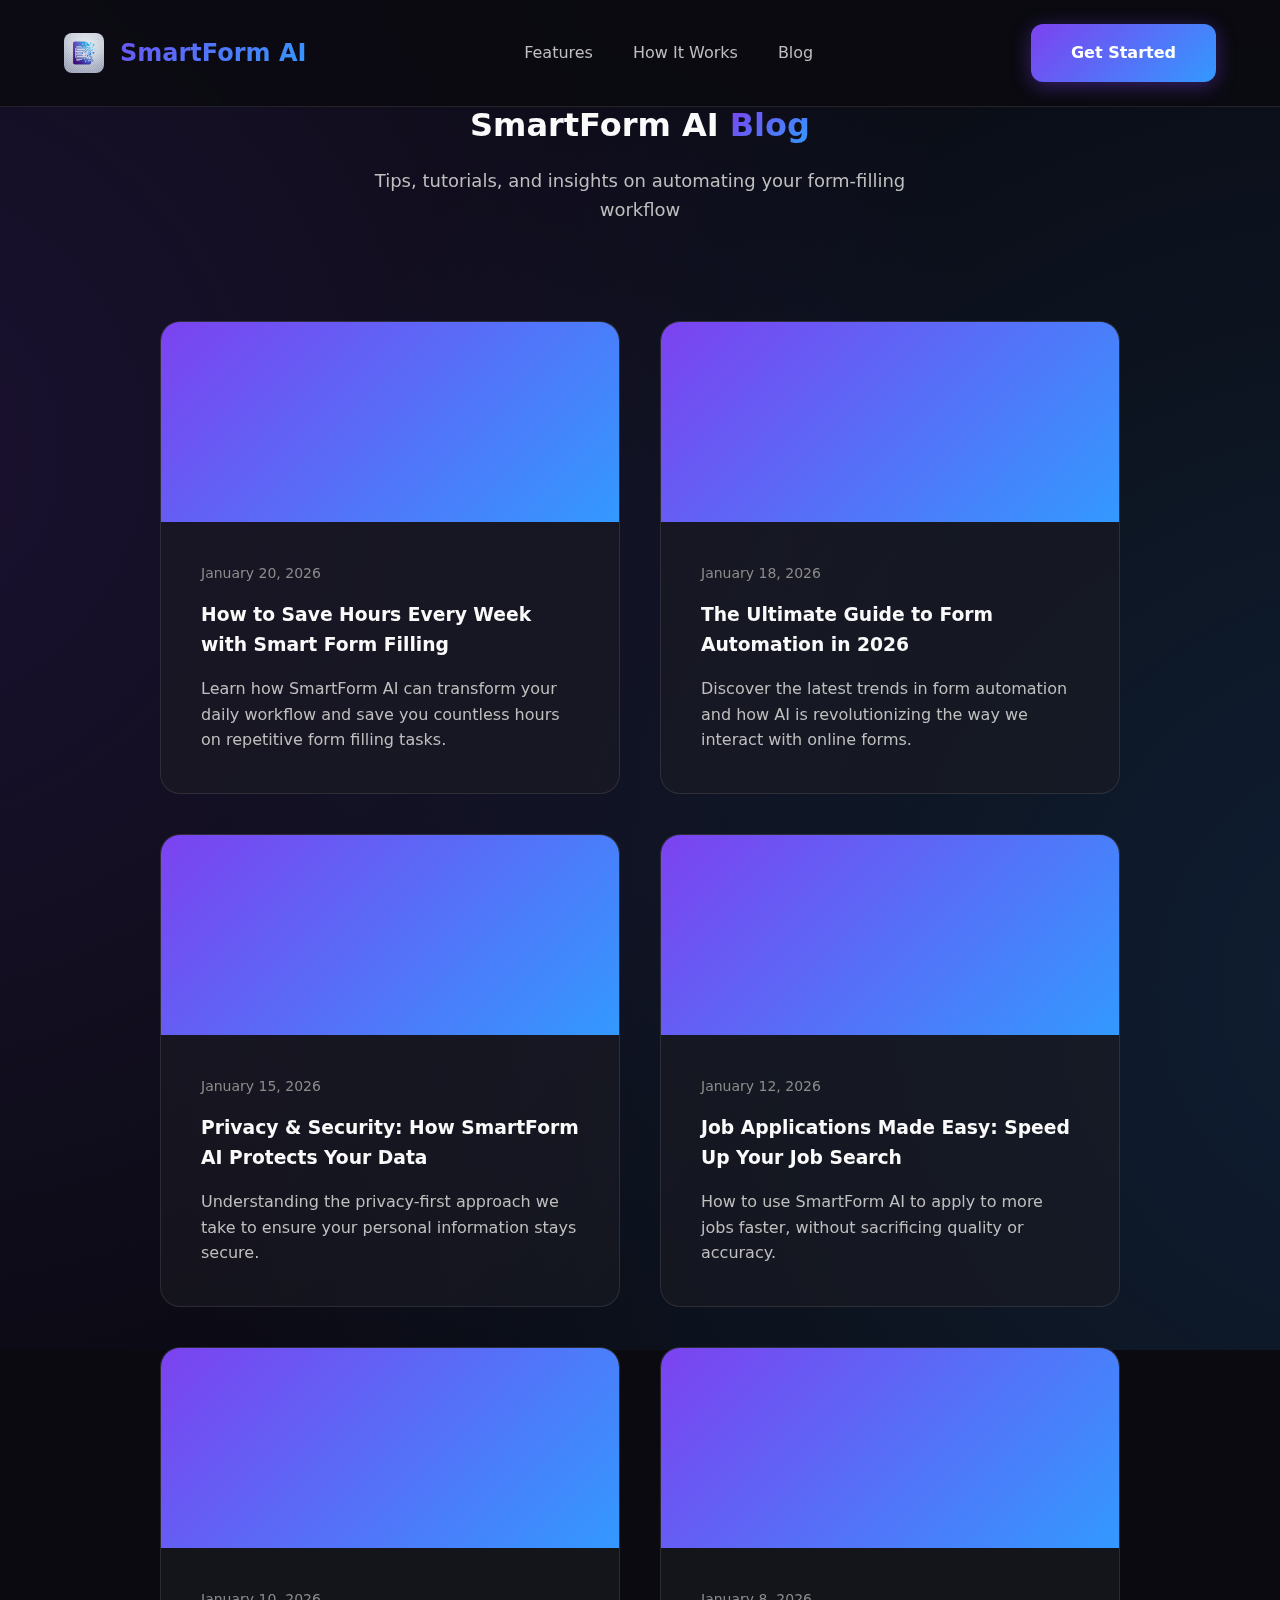
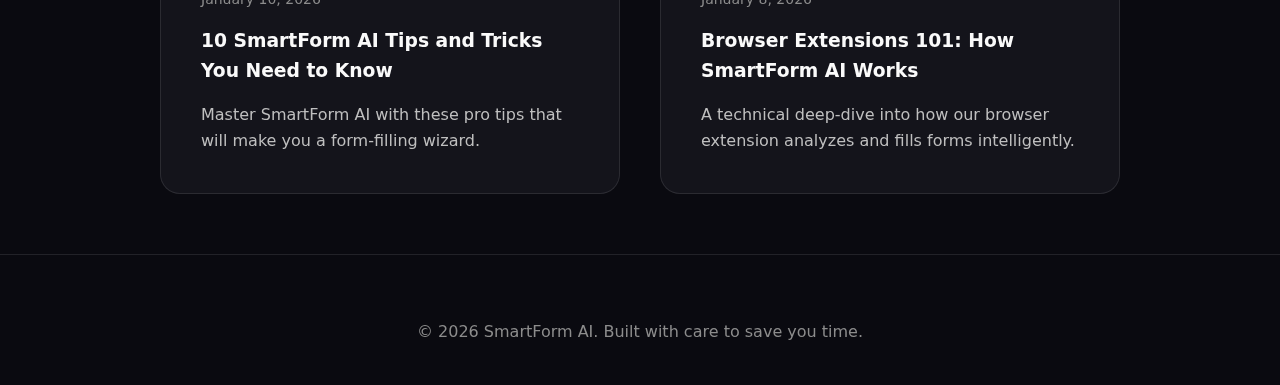
<file: blog/index.html>
<!DOCTYPE html>
<html lang="en">

<head>
    <meta charset="UTF-8">
    <meta name="viewport" content="width=device-width, initial-scale=1.0">
    <meta name="description" content="SmartForm AI Blog - Tips, tutorials, and insights on form filling automation">
    <title>Blog - SmartForm AI</title>
    <link rel="stylesheet" href="../css/style.css">
    <style>
        .blog-container {
            max-width: 1000px;
            margin: 0 auto;
            padding: 100px 20px 60px;
        }

        .blog-header {
            text-align: center;
            margin-bottom: var(--spacing-2xl);
        }

        .blog-posts {
            display: grid;
            grid-template-columns: repeat(auto-fill, minmax(320px, 1fr));
            gap: var(--spacing-lg);
        }

        .blog-card {
            background: var(--card-bg);
            border: 1px solid var(--glass-border);
            border-radius: var(--radius-lg);
            overflow: hidden;
            transition: transform var(--transition-normal);
            text-decoration: none;
            color: inherit;
            display: block;
        }

        .blog-card:hover {
            transform: translateY(-4px);
            border-color: var(--primary-purple);
        }

        .blog-image {
            width: 100%;
            height: 200px;
            object-fit: cover;
            background: linear-gradient(135deg, var(--primary-purple), var(--primary-blue));
        }

        .blog-content {
            padding: var(--spacing-lg);
        }

        .blog-date {
            color: var(--text-muted);
            font-size: 0.875rem;
            margin-bottom: var(--spacing-sm);
        }

        .blog-card h3 {
            color: var(--text-primary);
            margin-bottom: var(--spacing-sm);
            font-family: var(--font-display);
        }

        .blog-excerpt {
            color: var(--text-secondary);
            line-height: 1.6;
        }
    </style>
</head>

<body>
    <nav class="navbar">
        <div class="container">
            <div class="nav-content">
                <a href="../" class="logo">
                    <img src="../images/icon.png" alt="SmartForm AI" class="logo-icon">
                    <span>SmartForm AI</span>
                </a>
                <ul class="nav-links">
                    <li><a href="../#features">Features</a></li>
                    <li><a href="../#how-it-works">How It Works</a></li>
                    <li><a href="./">Blog</a></li>
                </ul>
                <a href="../#get-started" class="btn btn-primary">Get Started</a>
            </div>
        </div>
    </nav>

    <div class="blog-container">
        <div class="blog-header">
            <h1>SmartForm AI <span class="gradient-text">Blog</span></h1>
            <p style="color: var(--text-secondary); font-size: 1.125rem; max-width: 600px; margin: 1rem auto 0;">
                Tips, tutorials, and insights on automating your form-filling workflow
            </p>
        </div>

        <div class="blog-posts">
            <a href="./how-to-save-hours-with-smart-forms.html" class="blog-card">
                <div class="blog-image"></div>
                <div class="blog-content">
                    <div class="blog-date">January 20, 2026</div>
                    <h3>How to Save Hours Every Week with Smart Form Filling</h3>
                    <p class="blog-excerpt">
                        Learn how SmartForm AI can transform your daily workflow and save you countless hours on
                        repetitive form filling tasks.
                    </p>
                </div>
            </a>

            <a href="./ultimate-guide-to-form-automation.html" class="blog-card">
                <div class="blog-image"></div>
                <div class="blog-content">
                    <div class="blog-date">January 18, 2026</div>
                    <h3>The Ultimate Guide to Form Automation in 2026</h3>
                    <p class="blog-excerpt">
                        Discover the latest trends in form automation and how AI is revolutionizing the way we interact
                        with online forms.
                    </p>
                </div>
            </a>

            <a href="./privacy-and-security.html" class="blog-card">
                <div class="blog-image"></div>
                <div class="blog-content">
                    <div class="blog-date">January 15, 2026</div>
                    <h3>Privacy & Security: How SmartForm AI Protects Your Data</h3>
                    <p class="blog-excerpt">
                        Understanding the privacy-first approach we take to ensure your personal information stays
                        secure.
                    </p>
                </div>
            </a>

            <a href="./job-applications-made-easy.html" class="blog-card">
                <div class="blog-image"></div>
                <div class="blog-content">
                    <div class="blog-date">January 12, 2026</div>
                    <h3>Job Applications Made Easy: Speed Up Your Job Search</h3>
                    <p class="blog-excerpt">
                        How to use SmartForm AI to apply to more jobs faster, without sacrificing quality or accuracy.
                    </p>
                </div>
            </a>

            <a href="./tips-and-tricks.html" class="blog-card">
                <div class="blog-image"></div>
                <div class="blog-content">
                    <div class="blog-date">January 10, 2026</div>
                    <h3>10 SmartForm AI Tips and Tricks You Need to Know</h3>
                    <p class="blog-excerpt">
                        Master SmartForm AI with these pro tips that will make you a form-filling wizard.
                    </p>
                </div>
            </a>

            <a href="./browser-extension-basics.html" class="blog-card">
                <div class="blog-image"></div>
                <div class="blog-content">
                    <div class="blog-date">January 8, 2026</div>
                    <h3>Browser Extensions 101: How SmartForm AI Works</h3>
                    <p class="blog-excerpt">
                        A technical deep-dive into how our browser extension analyzes and fills forms intelligently.
                    </p>
                </div>
            </a>
        </div>
    </div>

    <footer>
        <div class="container">
            <p>&copy; 2026 SmartForm AI. Built with care to save you time.</p>
        </div>
    </footer>

    <script src="../js/script.js"></script>
</body>

</html>
</file>
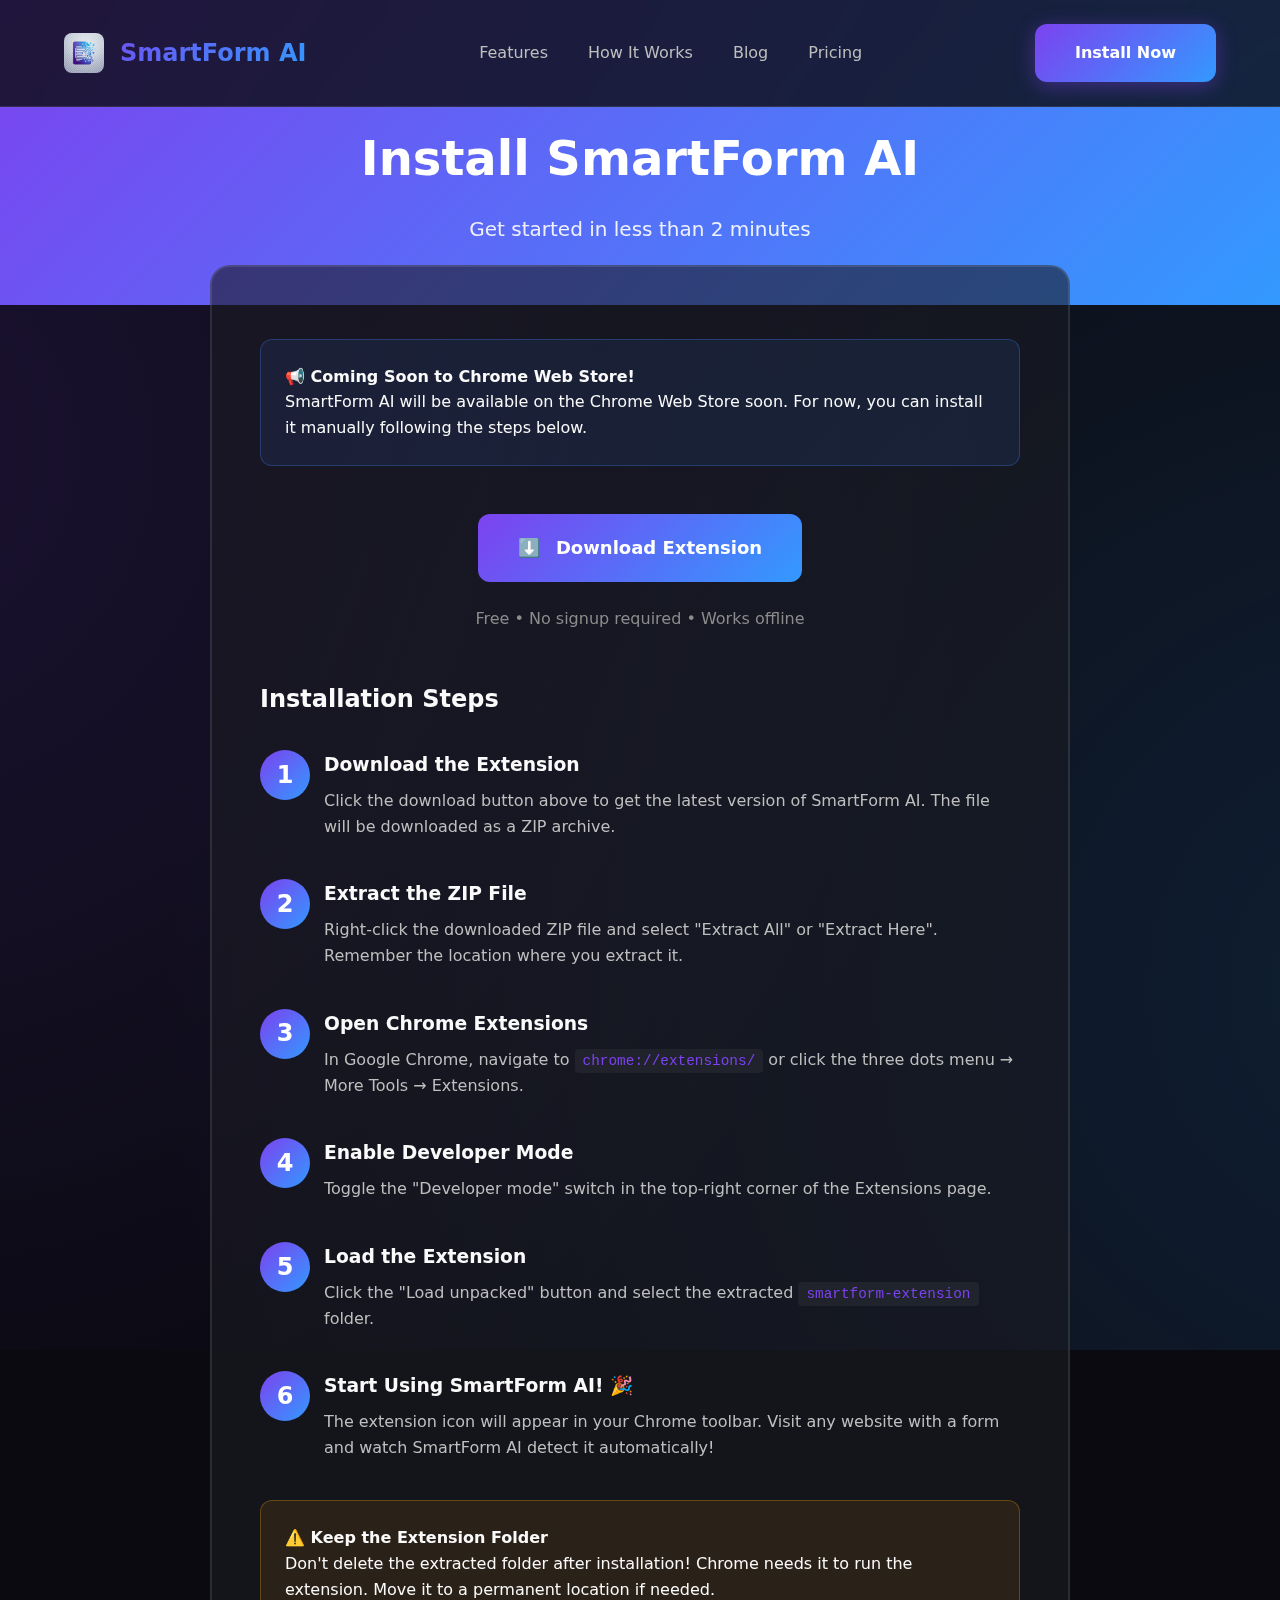
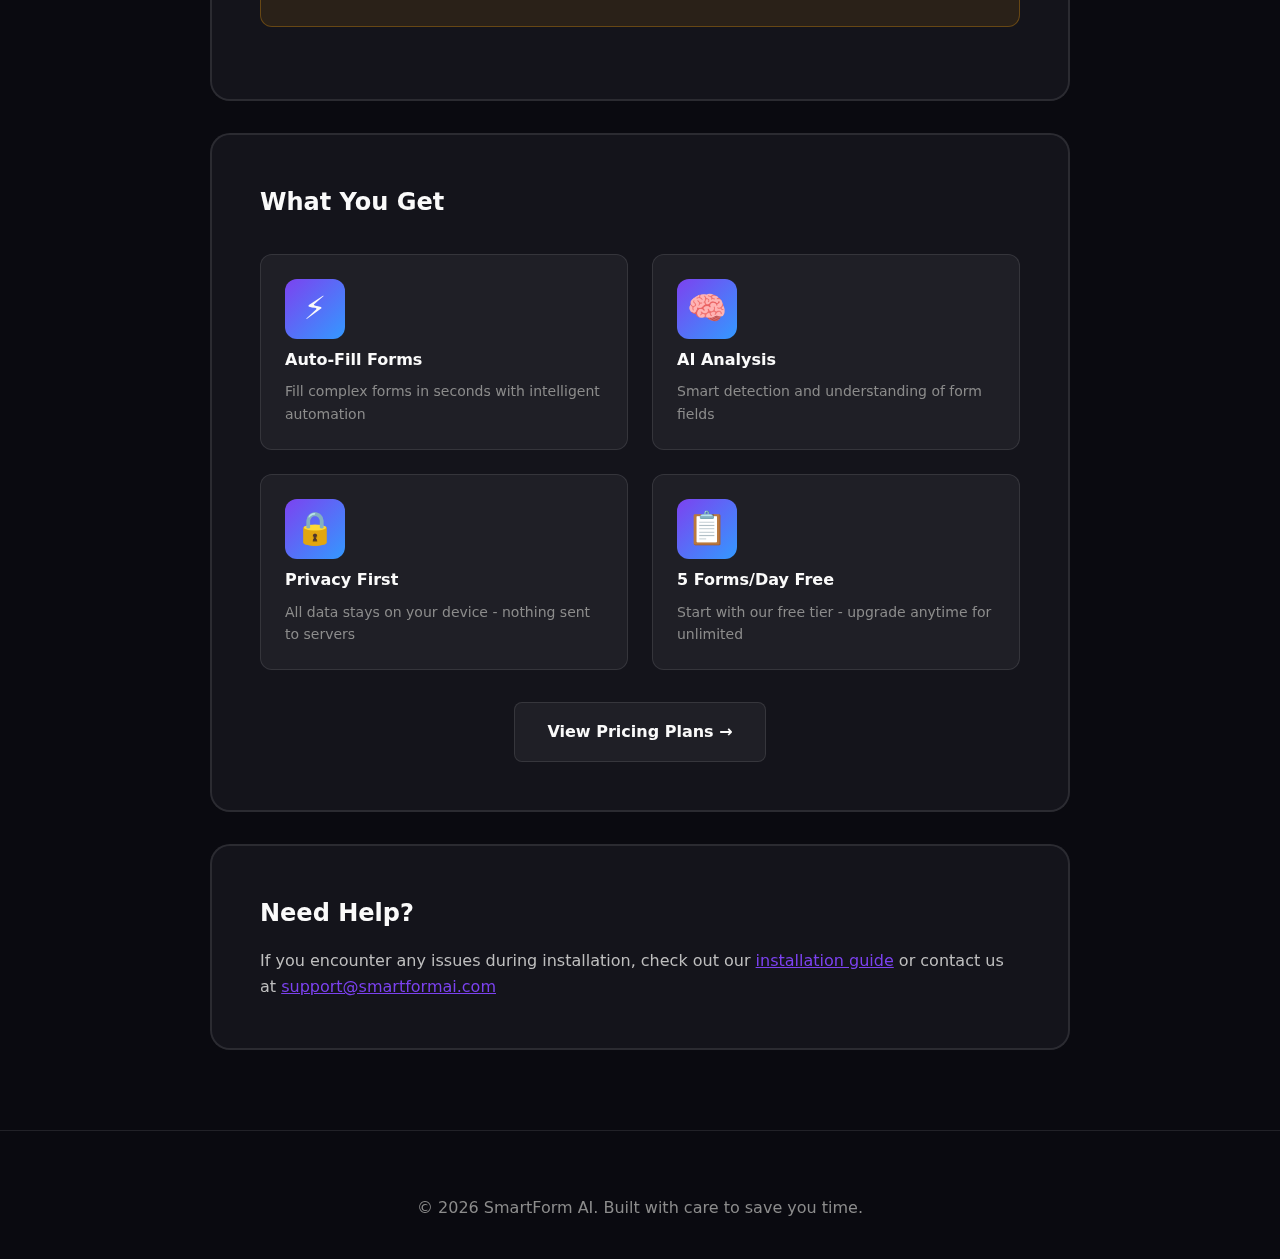
<file: install.html>
<!DOCTYPE html>
<html lang="en">

<head>
    <meta charset="UTF-8">
    <meta name="viewport" content="width=device-width, initial-scale=1.0">
    <meta name="description" content="Install SmartForm AI - Simple steps to get started">
    <title>Install SmartForm AI - Chrome Extension</title>
    <link rel="stylesheet" href="css/style.css">
    <style>
        .install-hero {
            text-align: center;
            padding: 120px 20px 60px;
            background: linear-gradient(135deg, var(--primary-purple), var(--primary-blue));
        }

        .install-hero h1 {
            color: white;
            font-size: 3rem;
            margin-bottom: 1rem;
        }

        .install-hero p {
            color: rgba(255, 255, 255, 0.9);
            font-size: 1.25rem;
        }

        .install-container {
            max-width: 900px;
            margin: -40px auto 80px;
            padding: 0 20px;
        }

        .install-card {
            background: var(--card-bg);
            border: 2px solid var(--glass-border);
            border-radius: var(--radius-lg);
            padding: 3rem;
            margin-bottom: 2rem;
        }

        .install-steps {
            counter-reset: step-counter;
        }

        .install-step {
            counter-increment: step-counter;
            position: relative;
            padding-left: 4rem;
            margin-bottom: 2.5rem;
        }

        .install-step::before {
            content: counter(step-counter);
            position: absolute;
            left: 0;
            top: 0;
            width: 50px;
            height: 50px;
            background: linear-gradient(135deg, var(--primary-purple), var(--primary-blue));
            color: white;
            border-radius: 50%;
            display: flex;
            align-items: center;
            justify-content: center;
            font-weight: 700;
            font-size: 1.5rem;
            font-family: var(--font-display);
        }

        .install-step h3 {
            color: var(--text-primary);
            margin-bottom: 0.5rem;
        }

        .install-step p {
            color: var(--text-secondary);
            line-height: 1.6;
        }

        .install-step code {
            background: var(--glass-bg);
            padding: 0.25rem 0.5rem;
            border-radius: 4px;
            font-family: monospace;
            color: var(--primary-purple);
            font-size: 0.9rem;
        }

        .download-btn {
            display: inline-flex;
            align-items: center;
            gap: 1rem;
            background: linear-gradient(135deg, var(--primary-purple), var(--primary-blue));
            color: white;
            padding: 1.25rem 2.5rem;
            border-radius: var(--radius-md);
            text-decoration: none;
            font-weight: 700;
            font-size: 1.125rem;
            transition: transform var(--transition-normal);
            margin: 1rem 0;
        }

        .download-btn:hover {
            transform: translateY(-4px);
            box-shadow: 0 10px 30px rgba(124, 58, 237, 0.3);
        }

        .chrome-store-badge {
            display: inline-block;
            margin: 1rem 0;
        }

        .chrome-store-badge img {
            height: 60px;
        }

        .alert {
            padding: 1.5rem;
            border-radius: var(--radius-md);
            margin: 1.5rem 0;
        }

        .alert-info {
            background: rgba(59, 130, 246, 0.1);
            border: 1px solid rgba(59, 130, 246, 0.3);
            color: var(--text-primary);
        }

        .alert-warning {
            background: rgba(245, 158, 11, 0.1);
            border: 1px solid rgba(245, 158, 11, 0.3);
            color: var(--text-primary);
        }

        .features-preview {
            display: grid;
            grid-template-columns: repeat(auto-fit, minmax(250px, 1fr));
            gap: 1.5rem;
            margin: 2rem 0;
        }

        .feature-box {
            background: var(--glass-bg);
            padding: 1.5rem;
            border-radius: var(--radius-md);
            border: 1px solid var(--glass-border);
        }

        .feature-icon {
            font-size: 2rem;
            margin-bottom: 0.5rem;
        }

        .feature-box h4 {
            color: var(--text-primary);
            margin-bottom: 0.5rem;
        }

        .feature-box p {
            color: var(--text-muted);
            font-size: 0.875rem;
        }
    </style>
</head>

<body>
    <nav class="navbar">
        <div class="container">
            <div class="nav-content">
                <a href="index.html" class="logo">
                    <img src="images/icon.png" alt="SmartForm AI" class="logo-icon">
                    <span>SmartForm AI</span>
                </a>
                <ul class="nav-links">
                    <li><a href="index.html#features">Features</a></li>
                    <li><a href="index.html#how-it-works">How It Works</a></li>
                    <li><a href="blog/">Blog</a></li>
                    <li><a href="pricing.html">Pricing</a></li>
                </ul>
                <a href="install.html" class="btn btn-primary">Install Now</a>
            </div>
        </div>
    </nav>

    <div class="install-hero">
        <h1>Install SmartForm AI</h1>
        <p>Get started in less than 2 minutes</p>
    </div>

    <div class="install-container">
        <div class="install-card">
            <div class="alert alert-info">
                <strong>📢 Coming Soon to Chrome Web Store!</strong><br>
                SmartForm AI will be available on the Chrome Web Store soon. For now, you can install it manually
                following the steps below.
            </div>

            <div style="text-align: center; margin: 2rem 0;">
                <a href="https://github.com/Starship01-akaSniper/smartform-extension/archive/refs/heads/main.zip"
                    class="download-btn">
                    <span>⬇️</span>
                    <span>Download Extension</span>
                </a>
                <p style="color: var(--text-muted); margin-top: 0.5rem;">Free • No signup required • Works offline</p>
            </div>

            <h2 style="margin-top: 3rem; margin-bottom: 2rem;">Installation Steps</h2>

            <div class="install-steps">
                <div class="install-step">
                    <h3>Download the Extension</h3>
                    <p>Click the download button above to get the latest version of SmartForm AI. The file will be
                        downloaded as a ZIP archive.</p>
                </div>

                <div class="install-step">
                    <h3>Extract the ZIP File</h3>
                    <p>Right-click the downloaded ZIP file and select "Extract All" or "Extract Here". Remember the
                        location where you extract it.</p>
                </div>

                <div class="install-step">
                    <h3>Open Chrome Extensions</h3>
                    <p>In Google Chrome, navigate to <code>chrome://extensions/</code> or click the three dots menu →
                        More Tools → Extensions.</p>
                </div>

                <div class="install-step">
                    <h3>Enable Developer Mode</h3>
                    <p>Toggle the "Developer mode" switch in the top-right corner of the Extensions page.</p>
                </div>

                <div class="install-step">
                    <h3>Load the Extension</h3>
                    <p>Click the "Load unpacked" button and select the extracted <code>smartform-extension</code>
                        folder.</p>
                </div>

                <div class="install-step">
                    <h3>Start Using SmartForm AI! 🎉</h3>
                    <p>The extension icon will appear in your Chrome toolbar. Visit any website with a form and watch
                        SmartForm AI detect it automatically!</p>
                </div>
            </div>

            <div class="alert alert-warning">
                <strong>⚠️ Keep the Extension Folder</strong><br>
                Don't delete the extracted folder after installation! Chrome needs it to run the extension. Move it to a
                permanent location if needed.
            </div>
        </div>

        <div class="install-card">
            <h2 style="margin-bottom: 1.5rem;">What You Get</h2>

            <div class="features-preview">
                <div class="feature-box">
                    <div class="feature-icon">⚡</div>
                    <h4>Auto-Fill Forms</h4>
                    <p>Fill complex forms in seconds with intelligent automation</p>
                </div>

                <div class="feature-box">
                    <div class="feature-icon">🧠</div>
                    <h4>AI Analysis</h4>
                    <p>Smart detection and understanding of form fields</p>
                </div>

                <div class="feature-box">
                    <div class="feature-icon">🔒</div>
                    <h4>Privacy First</h4>
                    <p>All data stays on your device - nothing sent to servers</p>
                </div>

                <div class="feature-box">
                    <div class="feature-icon">📋</div>
                    <h4>5 Forms/Day Free</h4>
                    <p>Start with our free tier - upgrade anytime for unlimited</p>
                </div>
            </div>

            <div style="text-align: center; margin-top: 2rem;">
                <a href="pricing.html" class="btn btn-secondary"
                    style="display: inline-block; padding: 1rem 2rem; border-radius: 8px; text-decoration: none;">
                    View Pricing Plans →
                </a>
            </div>
        </div>

        <div class="install-card">
            <h2 style="margin-bottom: 1rem;">Need Help?</h2>
            <p style="color: var(--text-secondary); line-height: 1.6;">
                If you encounter any issues during installation, check out our <a href="blog/"
                    style="color: var(--primary-purple);">installation guide</a>
                or contact us at <a href="mailto:support@smartformai.com"
                    style="color: var(--primary-purple);">support@smartformai.com</a>
            </p>
        </div>
    </div>

    <footer>
        <div class="container">
            <p>&copy; 2026 SmartForm AI. Built with care to save you time.</p>
        </div>
    </footer>

    <script src="js/script.js"></script>
</body>

</html>
</file>
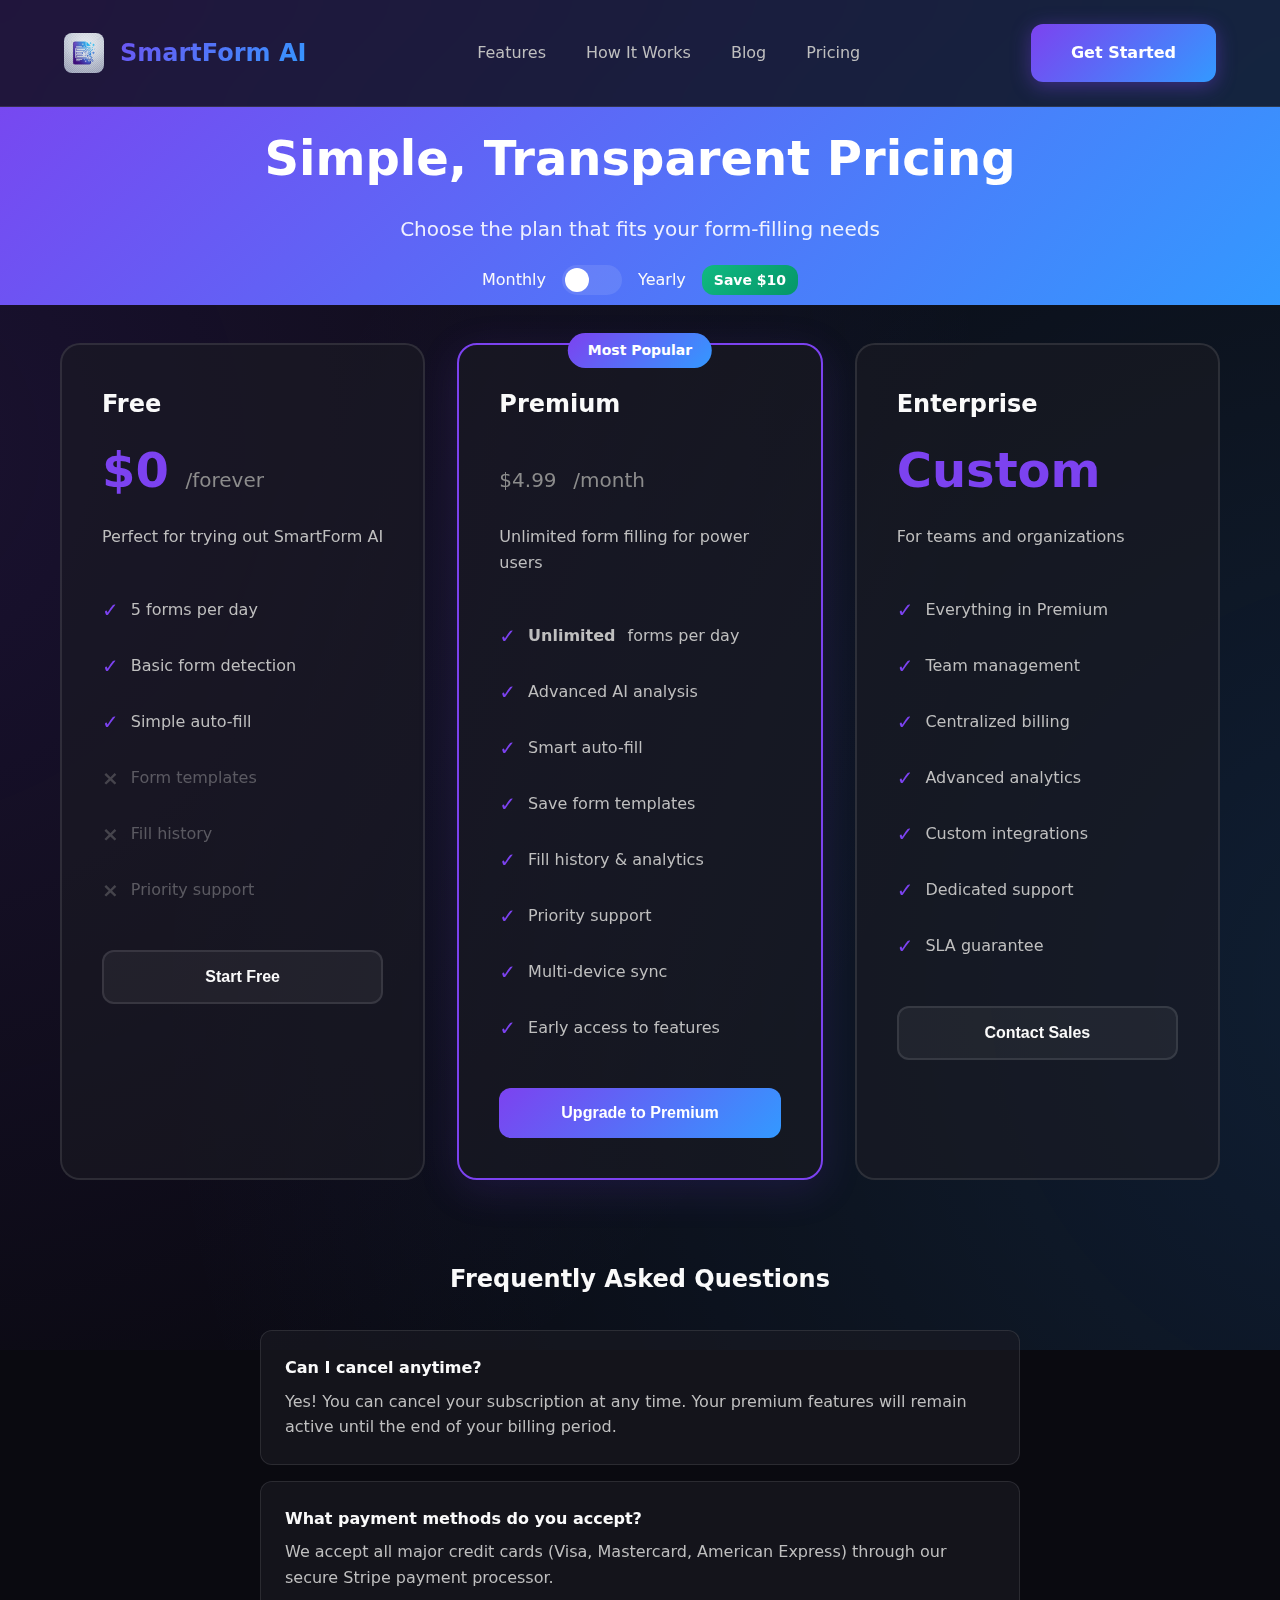
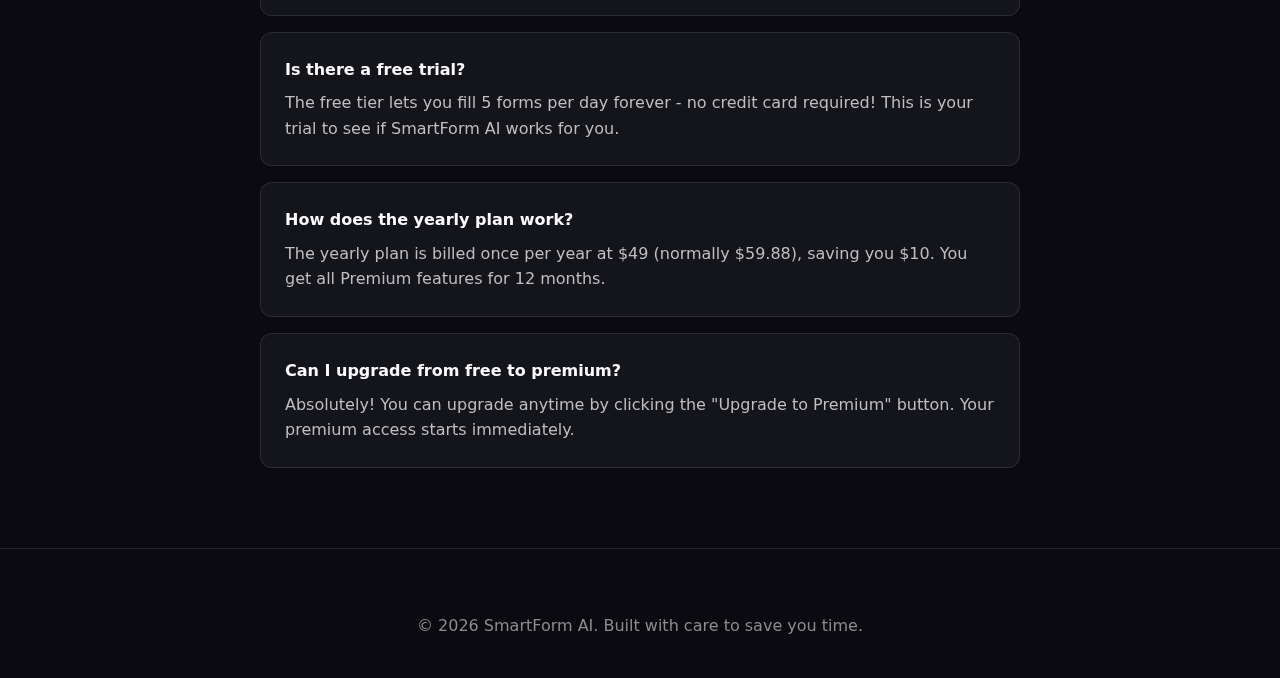
<file: pricing.html>
<!DOCTYPE html>
<html lang="en">

<head>
    <meta charset="UTF-8">
    <meta name="viewport" content="width=device-width, initial-scale=1.0">
    <meta name="description" content="SmartForm AI Pricing - Choose the perfect plan for your form-filling needs">
    <title>Pricing - SmartForm AI</title>
    <link rel="stylesheet" href="css/style.css">
    <style>
        .pricing-hero {
            text-align: center;
            padding: 120px 20px 60px;
            background: linear-gradient(135deg, var(--primary-purple), var(--primary-blue));
        }

        .pricing-hero h1 {
            color: white;
            font-size: 3rem;
            margin-bottom: 1rem;
        }

        .pricing-hero p {
            color: rgba(255, 255, 255, 0.9);
            font-size: 1.25rem;
        }

        .pricing-container {
            max-width: 1200px;
            margin: -40px auto 80px;
            padding: 0 20px;
        }

        .pricing-toggle {
            display: flex;
            justify-content: center;
            align-items: center;
            gap: 1rem;
            margin-bottom: 3rem;
        }

        .toggle-switch {
            position: relative;
            width: 60px;
            height: 30px;
            background: var(--glass-border);
            border-radius: 15px;
            cursor: pointer;
            transition: background 0.3s;
        }

        .toggle-switch.active {
            background: var(--primary-purple);
        }

        .toggle-slider {
            position: absolute;
            top: 3px;
            left: 3px;
            width: 24px;
            height: 24px;
            background: white;
            border-radius: 50%;
            transition: transform 0.3s;
        }

        .toggle-switch.active .toggle-slider {
            transform: translateX(30px);
        }

        .save-badge {
            background: linear-gradient(135deg, #10b981, #059669);
            color: white;
            padding: 4px 12px;
            border-radius: 12px;
            font-size: 0.875rem;
            font-weight: 600;
        }

        .pricing-cards {
            display: grid;
            grid-template-columns: repeat(auto-fit, minmax(320px, 1fr));
            gap: 2rem;
            margin-top: 2rem;
        }

        .pricing-card {
            background: var(--card-bg);
            border: 2px solid var(--glass-border);
            border-radius: var(--radius-lg);
            padding: 2.5rem;
            position: relative;
            transition: all var(--transition-normal);
        }

        .pricing-card:hover {
            transform: translateY(-8px);
            border-color: var(--primary-purple);
            box-shadow: 0 20px 60px rgba(124, 58, 237, 0.2);
        }

        .pricing-card.popular {
            border-color: var(--primary-purple);
            box-shadow: 0 10px 40px rgba(124, 58, 237, 0.15);
        }

        .popular-badge {
            position: absolute;
            top: -12px;
            left: 50%;
            transform: translateX(-50%);
            background: linear-gradient(135deg, var(--primary-purple), var(--primary-blue));
            color: white;
            padding: 6px 20px;
            border-radius: 20px;
            font-weight: 600;
            font-size: 0.875rem;
        }

        .plan-name {
            font-size: 1.5rem;
            font-weight: 700;
            color: var(--text-primary);
            margin-bottom: 0.5rem;
        }

        .plan-price {
            font-size: 3rem;
            font-weight: 800;
            color: var(--primary-purple);
            font-family: var(--font-display);
        }

        .plan-price span {
            font-size: 1.25rem;
            color: var(--text-muted);
            font-weight: 400;
        }

        .plan-description {
            color: var(--text-secondary);
            margin: 1rem 0 2rem;
        }

        .plan-features {
            list-style: none;
            margin: 0 0 2rem 0;
            padding: 0;
        }

        .plan-features li {
            padding: 0.75rem 0;
            display: flex;
            align-items: center;
            gap: 0.75rem;
            color: var(--text-secondary);
        }

        .plan-features li::before {
            content: "✓";
            color: var(--primary-purple);
            font-weight: 700;
            font-size: 1.25rem;
        }

        .plan-features li.disabled {
            opacity: 0.4;
        }

        .plan-features li.disabled::before {
            content: "×";
            color: var(--text-muted);
        }

        .cta-button {
            width: 100%;
            padding: 1rem;
            border: none;
            border-radius: var(--radius-md);
            font-weight: 600;
            font-size: 1rem;
            cursor: pointer;
            transition: all var(--transition-normal);
        }

        .cta-button.primary {
            background: linear-gradient(135deg, var(--primary-purple), var(--primary-blue));
            color: white;
        }

        .cta-button.primary:hover {
            transform: translateY(-2px);
            box-shadow: 0 8px 20px rgba(124, 58, 237, 0.3);
        }

        .cta-button.secondary {
            background: var(--glass-bg);
            border: 2px solid var(--glass-border);
            color: var(--text-primary);
        }

        .cta-button.secondary:hover {
            border-color: var(--primary-purple);
        }

        .faq-section {
            max-width: 800px;
            margin: 80px auto;
            padding: 0 20px;
        }

        .faq-item {
            background: var(--card-bg);
            border: 1px solid var(--glass-border);
            border-radius: var(--radius-md);
            padding: 1.5rem;
            margin-bottom: 1rem;
        }

        .faq-question {
            font-weight: 700;
            color: var(--text-primary);
            margin-bottom: 0.5rem;
        }

        .faq-answer {
            color: var(--text-secondary);
            line-height: 1.6;
        }
    </style>
</head>

<body>
    <nav class="navbar">
        <div class="container">
            <div class="nav-content">
                <a href="index.html" class="logo">
                    <img src="images/icon.png" alt="SmartForm AI" class="logo-icon">
                    <span>SmartForm AI</span>
                </a>
                <ul class="nav-links">
                    <li><a href="index.html#features">Features</a></li>
                    <li><a href="index.html#how-it-works">How It Works</a></li>
                    <li><a href="blog/">Blog</a></li>
                    <li><a href="pricing.html">Pricing</a></li>
                </ul>
                <a href="#get-started" class="btn btn-primary">Get Started</a>
            </div>
        </div>
    </nav>

    <div class="pricing-hero">
        <h1>Simple, Transparent Pricing</h1>
        <p>Choose the plan that fits your form-filling needs</p>
    </div>

    <div class="pricing-container">
        <div class="pricing-toggle">
            <span>Monthly</span>
            <div class="toggle-switch" id="billingToggle">
                <div class="toggle-slider"></div>
            </div>
            <span>Yearly</span>
            <span class="save-badge">Save $10</span>
        </div>

        <div class="pricing-cards">
            <!-- Free Plan -->
            <div class="pricing-card">
                <h3 class="plan-name">Free</h3>
                <div class="plan-price">
                    $0
                    <span>/forever</span>
                </div>
                <p class="plan-description">Perfect for trying out SmartForm AI</p>

                <ul class="plan-features">
                    <li>5 forms per day</li>
                    <li>Basic form detection</li>
                    <li>Simple auto-fill</li>
                    <li class="disabled">Form templates</li>
                    <li class="disabled">Fill history</li>
                    <li class="disabled">Priority support</li>
                </ul>

                <button class="cta-button secondary" onclick="window.location.href='index.html#get-started'">
                    Start Free
                </button>
            </div>

            <!-- Premium Plan -->
            <div class="pricing-card popular">
                <div class="popular-badge">Most Popular</div>
                <h3 class="plan-name">Premium</h3>
                <div class="plan-price">
                    <span class="monthly-price">$4.99</span>
                    <span class="yearly-price" style="display: none;">$49</span>
                    <span class="period">/month</span>
                </div>
                <p class="plan-description">Unlimited form filling for power users</p>

                <ul class="plan-features">
                    <li><strong>Unlimited</strong> forms per day</li>
                    <li>Advanced AI analysis</li>
                    <li>Smart auto-fill</li>
                    <li>Save form templates</li>
                    <li>Fill history & analytics</li>
                    <li>Priority support</li>
                    <li>Multi-device sync</li>
                    <li>Early access to features</li>
                </ul>

                <button class="cta-button primary" onclick="handleUpgrade('monthly')">
                    Upgrade to Premium
                </button>
            </div>

            <!-- Enterprise Plan -->
            <div class="pricing-card">
                <h3 class="plan-name">Enterprise</h3>
                <div class="plan-price">
                    Custom
                </div>
                <p class="plan-description">For teams and organizations</p>

                <ul class="plan-features">
                    <li>Everything in Premium</li>
                    <li>Team management</li>
                    <li>Centralized billing</li>
                    <li>Advanced analytics</li>
                    <li>Custom integrations</li>
                    <li>Dedicated support</li>
                    <li>SLA guarantee</li>
                </ul>

                <button class="cta-button secondary" onclick="window.location.href='mailto:enterprise@smartformai.com'">
                    Contact Sales
                </button>
            </div>
        </div>
    </div>

    <div class="faq-section">
        <h2 style="text-align: center; margin-bottom: 2rem;">Frequently Asked Questions</h2>

        <div class="faq-item">
            <div class="faq-question">Can I cancel anytime?</div>
            <div class="faq-answer">Yes! You can cancel your subscription at any time. Your premium features will remain
                active until the end of your billing period.</div>
        </div>

        <div class="faq-item">
            <div class="faq-question">What payment methods do you accept?</div>
            <div class="faq-answer">We accept all major credit cards (Visa, Mastercard, American Express) through our
                secure Stripe payment processor.</div>
        </div>

        <div class="faq-item">
            <div class="faq-question">Is there a free trial?</div>
            <div class="faq-answer">The free tier lets you fill 5 forms per day forever - no credit card required! This
                is your trial to see if SmartForm AI works for you.</div>
        </div>

        <div class="faq-item">
            <div class="faq-question">How does the yearly plan work?</div>
            <div class="faq-answer">The yearly plan is billed once per year at $49 (normally $59.88), saving you $10.
                You get all Premium features for 12 months.</div>
        </div>

        <div class="faq-item">
            <div class="faq-question">Can I upgrade from free to premium?</div>
            <div class="faq-answer">Absolutely! You can upgrade anytime by clicking the "Upgrade to Premium" button.
                Your premium access starts immediately.</div>
        </div>
    </div>

    <footer>
        <div class="container">
            <p>&copy; 2026 SmartForm AI. Built with care to save you time.</p>
        </div>
    </footer>

    <script src="js/script.js"></script>
    <script src="https://js.stripe.com/v3/"></script>
    <script>
        // Initialize Stripe (replace with your publishable key)
        const stripe = Stripe('pk_test_your_publishable_key_here');

        // Billing toggle
        const toggle = document.getElementById('billingToggle');
        const monthlyPrices = document.querySelectorAll('.monthly-price');
        const yearlyPrices = document.querySelectorAll('.yearly-price');
        const periods = document.querySelectorAll('.period');

        toggle.addEventListener('click', () => {
            toggle.classList.toggle('active');
            const isYearly = toggle.classList.contains('active');

            monthlyPrices.forEach(el => el.style.display = isYearly ? 'none' : 'inline');
            yearlyPrices.forEach(el => el.style.display = isYearly ? 'inline' : 'none');
            periods.forEach(el => el.textContent = isYearly ? '/year' : '/month');
        });

        // Handle upgrade
        async function handleUpgrade(plan) {
            const isYearly = toggle.classList.contains('active');
            const selectedPlan = isYearly ? 'yearly' : plan;

            try {
                // Call your backend to create checkout session
                const response = await fetch('https://smartform-backend-7bpp.onrender.com/api/payment/create-checkout', {
                    method: 'POST',
                    headers: { 'Content-Type': 'application/json' },
                    body: JSON.stringify({
                        plan: selectedPlan,
                        userId: getUserId(), // Implement this function
                        email: getUserEmail() // Implement this function
                    })
                });

                const session = await response.json();

                if (session.url) {
                    window.location.href = session.url;
                }
            } catch (error) {
                console.error('Error:', error);
                alert('Something went wrong. Please try again.');
            }
        }

        // Helper functions (implement these based on your auth system)
        function getUserId() {
            // Get user ID from extension or local storage
            return 'user_' + Date.now();
        }

        function getUserEmail() {
            // Prompt for email if not logged in
            return prompt('Enter your email address:') || '';
        }
    </script>
</body>

</html>
</file>
<file: css/style.css>
/* Design System & Reset */
* {
  margin: 0;
  padding: 0;
  box-sizing: border-box;
}

:root {
  /* Color Palette */
  --primary-purple: hsl(260, 85%, 60%);
  --primary-blue: hsl(210, 100%, 60%);
  --dark-bg: hsl(240, 20%, 8%);
  --darker-bg: hsl(240, 25%, 5%);
  --card-bg: hsla(240, 15%, 12%, 0.6);
  --text-primary: hsl(0, 0%, 98%);
  --text-secondary: hsl(0, 0%, 75%);
  --text-muted: hsl(0, 0%, 55%);
  --accent-gradient: linear-gradient(135deg, var(--primary-purple), var(--primary-blue));
  --glass-bg: rgba(255, 255, 255, 0.05);
  --glass-border: rgba(255, 255, 255, 0.1);
  
  /* Spacing */
  --spacing-xs: 0.5rem;
  --spacing-sm: 1rem;
  --spacing-md: 1.5rem;
  --spacing-lg: 2.5rem;
  --spacing-xl: 4rem;
  --spacing-2xl: 6rem;
  
  /* Typography */
  --font-primary: 'Inter', -apple-system, BlinkMacSystemFont, system-ui, sans-serif;
  --font-display: 'Outfit', var(--font-primary);
  
  /* Borders */
  --radius-sm: 8px;
  --radius-md: 12px;
  --radius-lg: 20px;
  --radius-xl: 32px;
  
  /* Transitions */
  --transition-fast: 0.2s ease;
  --transition-normal: 0.3s ease;
  --transition-slow: 0.5s ease;
}

@import url('https://fonts.googleapis.com/css2?family=Inter:wght@300;400;500;600;700;800&family=Outfit:wght@400;500;600;700;800;900&display=swap');

body {
  font-family: var(--font-primary);
  background: var(--darker-bg);
  color: var(--text-primary);
  line-height: 1.6;
  overflow-x: hidden;
}

/* Gradient Background */
body::before {
  content: '';
  position: fixed;
  top: -50%;
  left: -50%;
  width: 200%;
  height: 200%;
  background: radial-gradient(circle at 20% 50%, hsla(260, 85%, 60%, 0.15) 0%, transparent 50%),
              radial-gradient(circle at 80% 80%, hsla(210, 100%, 60%, 0.15) 0%, transparent 50%);
  z-index: -1;
  animation: rotate 20s linear infinite;
}

@keyframes rotate {
  from { transform: rotate(0deg); }
  to { transform: rotate(360deg); }
}

/* Container */
.container {
  max-width: 1200px;
  margin: 0 auto;
  padding: 0 var(--spacing-md);
}

/* Navigation */
.navbar {
  position: fixed;
  top: 0;
  left: 0;
  right: 0;
  padding: var(--spacing-md) 0;
  backdrop-filter: blur(20px);
  background: rgba(10, 10, 15, 0.8);
  border-bottom: 1px solid var(--glass-border);
  z-index: 100;
  transition: var(--transition-normal);
}

.navbar.scrolled {
  padding: var(--spacing-sm) 0;
  box-shadow: 0 4px 30px rgba(0, 0, 0, 0.3);
}

.nav-content {
  display: flex;
  justify-content: space-between;
  align-items: center;
}

.logo {
  display: flex;
  align-items: center;
  gap: var(--spacing-sm);
  font-family: var(--font-display);
  font-size: 1.5rem;
  font-weight: 800;
  background: var(--accent-gradient);
  -webkit-background-clip: text;
  background-clip: text;
  -webkit-text-fill-color: transparent;
  text-decoration: none;
}

.logo-icon {
  width: 40px;
  height: 40px;
  border-radius: var(--radius-sm);
}

.nav-links {
  display: flex;
  gap: var(--spacing-lg);
  list-style: none;
}

.nav-links a {
  color: var(--text-secondary);
  text-decoration: none;
  font-weight: 500;
  transition: var(--transition-fast);
  position: relative;
}

.nav-links a::after {
  content: '';
  position: absolute;
  bottom: -4px;
  left: 0;
  width: 0;
  height: 2px;
  background: var(--accent-gradient);
  transition: var(--transition-fast);
}

.nav-links a:hover {
  color: var(--text-primary);
}

.nav-links a:hover::after {
  width: 100%;
}

/* Buttons */
.btn {
  padding: var(--spacing-sm) var(--spacing-lg);
  border-radius: var(--radius-md);
  font-weight: 600;
  text-decoration: none;
  cursor: pointer;
  transition: all var(--transition-normal);
  border: none;
  font-size: 1rem;
  display: inline-flex;
  align-items: center;
  gap: var(--spacing-xs);
}

.btn-primary {
  background: var(--accent-gradient);
  color: white;
  box-shadow: 0 4px 20px hsla(260, 85%, 60%, 0.4);
  position: relative;
  overflow: hidden;
}

.btn-primary::before {
  content: '';
  position: absolute;
  top: 0;
  left: -100%;
  width: 100%;
  height: 100%;
  background: linear-gradient(90deg, transparent, rgba(255, 255, 255, 0.3), transparent);
  transition: var(--transition-slow);
}

.btn-primary:hover::before {
  left: 100%;
}

.btn-primary:hover {
  transform: translateY(-2px);
  box-shadow: 0 6px 30px hsla(260, 85%, 60%, 0.5);
}

.btn-secondary {
  background: var(--glass-bg);
  color: var(--text-primary);
  border: 1px solid var(--glass-border);
  backdrop-filter: blur(10px);
}

.btn-secondary:hover {
  background: rgba(255, 255, 255, 0.1);
  border-color: rgba(255, 255, 255, 0.2);
  transform: translateY(-2px);
}

/* Hero Section */
.hero {
  padding: calc(80px + var(--spacing-2xl)) 0 var(--spacing-2xl);
  text-align: center;
  position: relative;
}

.hero-badge {
  display: inline-flex;
  align-items: center;
  gap: var(--spacing-xs);
  padding: var(--spacing-xs) var(--spacing-md);
  background: var(--glass-bg);
  border: 1px solid var(--glass-border);
  border-radius: var(--radius-xl);
  font-size: 0.875rem;
  font-weight: 500;
  color: var(--text-secondary);
  margin-bottom: var(--spacing-lg);
  animation: fadeInDown 0.6s ease;
}

.badge-dot {
  width: 8px;
  height: 8px;
  border-radius: 50%;
  background: var(--accent-gradient);
  animation: pulse 2s infinite;
}

@keyframes pulse {
  0%, 100% { opacity: 1; }
  50% { opacity: 0.5; }
}

.hero h1 {
  font-family: var(--font-display);
  font-size: clamp(2.5rem, 6vw, 4.5rem);
  font-weight: 900;
  line-height: 1.1;
  margin-bottom: var(--spacing-md);
  animation: fadeInUp 0.6s ease 0.2s both;
}

.gradient-text {
  background: var(--accent-gradient);
  -webkit-background-clip: text;
  background-clip: text;
  -webkit-text-fill-color: transparent;
}

.hero p {
  font-size: 1.25rem;
  color: var(--text-secondary);
  max-width: 700px;
  margin: 0 auto var(--spacing-lg);
  animation: fadeInUp 0.6s ease 0.4s both;
}

.hero-cta {
  display: flex;
  gap: var(--spacing-md);
  justify-content: center;
  flex-wrap: wrap;
  animation: fadeInUp 0.6s ease 0.6s both;
}

@keyframes fadeInUp {
  from {
    opacity: 0;
    transform: translateY(30px);
  }
  to {
    opacity: 1;
    transform: translateY(0);
  }
}

@keyframes fadeInDown {
  from {
    opacity: 0;
    transform: translateY(-30px);
  }
  to {
    opacity: 1;
    transform: translateY(0);
  }
}

/* Demo Visual */
.demo-visual {
  margin-top: var(--spacing-2xl);
  position: relative;
  animation: fadeInUp 0.6s ease 0.8s both;
}

.demo-container {
  background: var(--card-bg);
  border: 1px solid var(--glass-border);
  border-radius: var(--radius-lg);
  padding: var(--spacing-lg);
  backdrop-filter: blur(20px);
  box-shadow: 0 20px 60px rgba(0, 0, 0, 0.4);
  position: relative;
  overflow: hidden;
}

.demo-container::before {
  content: '';
  position: absolute;
  top: 0;
  left: 0;
  right: 0;
  height: 1px;
  background: linear-gradient(90deg, transparent, var(--primary-purple), var(--primary-blue), transparent);
}

/* Features Section */
.features {
  padding: var(--spacing-2xl) 0;
}

.section-header {
  text-align: center;
  margin-bottom: var(--spacing-2xl);
}

.section-label {
  color: var(--primary-blue);
  font-weight: 700;
  text-transform: uppercase;
  letter-spacing: 2px;
  font-size: 0.875rem;
  margin-bottom: var(--spacing-sm);
}

.section-header h2 {
  font-family: var(--font-display);
  font-size: clamp(2rem, 4vw, 3rem);
  font-weight: 800;
  margin-bottom: var(--spacing-md);
}

.section-header p {
  color: var(--text-secondary);
  font-size: 1.125rem;
  max-width: 600px;
  margin: 0 auto;
}

.features-grid {
  display: grid;
  grid-template-columns: repeat(auto-fit, minmax(300px, 1fr));
  gap: var(--spacing-lg);
}

.feature-card {
  background: var(--card-bg);
  border: 1px solid var(--glass-border);
  border-radius: var(--radius-lg);
  padding: var(--spacing-lg);
  backdrop-filter: blur(20px);
  transition: all var(--transition-normal);
  cursor: pointer;
}

.feature-card:hover {
  transform: translateY(-8px);
  border-color: var(--primary-purple);
  box-shadow: 0 20px 40px rgba(0, 0, 0, 0.3);
}

.feature-icon {
  width: 60px;
  height: 60px;
  background: var(--accent-gradient);
  border-radius: var(--radius-md);
  display: flex;
  align-items: center;
  justify-content: center;
  font-size: 2rem;
  margin-bottom: var(--spacing-md);
}

.feature-card h3 {
  font-family: var(--font-display);
  font-size: 1.5rem;
  font-weight: 700;
  margin-bottom: var(--spacing-sm);
}

.feature-card p {
  color: var(--text-secondary);
  line-height: 1.7;
}

/* How It Works */
.how-it-works {
  padding: var(--spacing-2xl) 0;
  background: linear-gradient(180deg, transparent, var(--dark-bg), transparent);
}

.steps {
  display: grid;
  grid-template-columns: repeat(auto-fit, minmax(250px, 1fr));
  gap: var(--spacing-xl);
  margin-top: var(--spacing-2xl);
}

.step {
  text-align: center;
  position: relative;
}

.step::before {
  content: '';
  position: absolute;
  top: 30px;
  left: 60%;
  width: 100%;
  height: 2px;
  background: linear-gradient(90deg, var(--primary-purple), transparent);
  z-index: -1;
}

.step:last-child::before {
  display: none;
}

.step-number {
  width: 60px;
  height: 60px;
  background: var(--accent-gradient);
  border-radius: 50%;
  display: flex;
  align-items: center;
  justify-content: center;
  font-size: 1.5rem;
  font-weight: 800;
  margin: 0 auto var(--spacing-md);
  box-shadow: 0 10px 30px hsla(260, 85%, 60%, 0.4);
}

.step h3 {
  font-family: var(--font-display);
  font-size: 1.25rem;
  font-weight: 700;
  margin-bottom: var(--spacing-sm);
}

.step p {
  color: var(--text-secondary);
}

/* CTA Section */
.cta-section {
  padding: var(--spacing-2xl) 0;
  text-align: center;
}

.cta-box {
  background: var(--card-bg);
  border: 1px solid var(--glass-border);
  border-radius: var(--radius-lg);
  padding: var(--spacing-2xl);
  backdrop-filter: blur(20px);
  position: relative;
  overflow: hidden;
}

.cta-box::before {
  content: '';
  position: absolute;
  top: -50%;
  left: -50%;
  width: 200%;
  height: 200%;
  background: radial-gradient(circle, hsla(260, 85%, 60%, 0.1) 0%, transparent 70%);
  animation: rotate 15s linear infinite;
}

.cta-box > * {
  position: relative;
  z-index: 1;
}

.cta-box h2 {
  font-family: var(--font-display);
  font-size: clamp(2rem, 4vw, 3rem);
  font-weight: 800;
  margin-bottom: var(--spacing-md);
}

.cta-box p {
  color: var(--text-secondary);
  font-size: 1.125rem;
  margin-bottom: var(--spacing-lg);
}

/* Footer */
footer {
  padding: var(--spacing-xl) 0 var(--spacing-lg);
  border-top: 1px solid var(--glass-border);
  text-align: center;
}

footer p {
  color: var(--text-muted);
}

/* Responsive */
@media (max-width: 768px) {
  .nav-links {
    display: none;
  }
  
  .steps::before {
    display: none;
  }
  
  .step::before {
    display: none;
  }
  
  .hero-cta {
    flex-direction: column;
    align-items: center;
  }
  
  .btn {
    width: 100%;
    max-width: 300px;
    justify-content: center;
  }
}

/* Utility Classes */
.text-center { text-align: center; }
.mt-sm { margin-top: var(--spacing-sm); }
.mt-md { margin-top: var(--spacing-md); }
.mt-lg { margin-top: var(--spacing-lg); }
.mb-sm { margin-bottom: var(--spacing-sm); }
.mb-md { margin-bottom: var(--spacing-md); }
.mb-lg { margin-bottom: var(--spacing-lg); }
</file>
